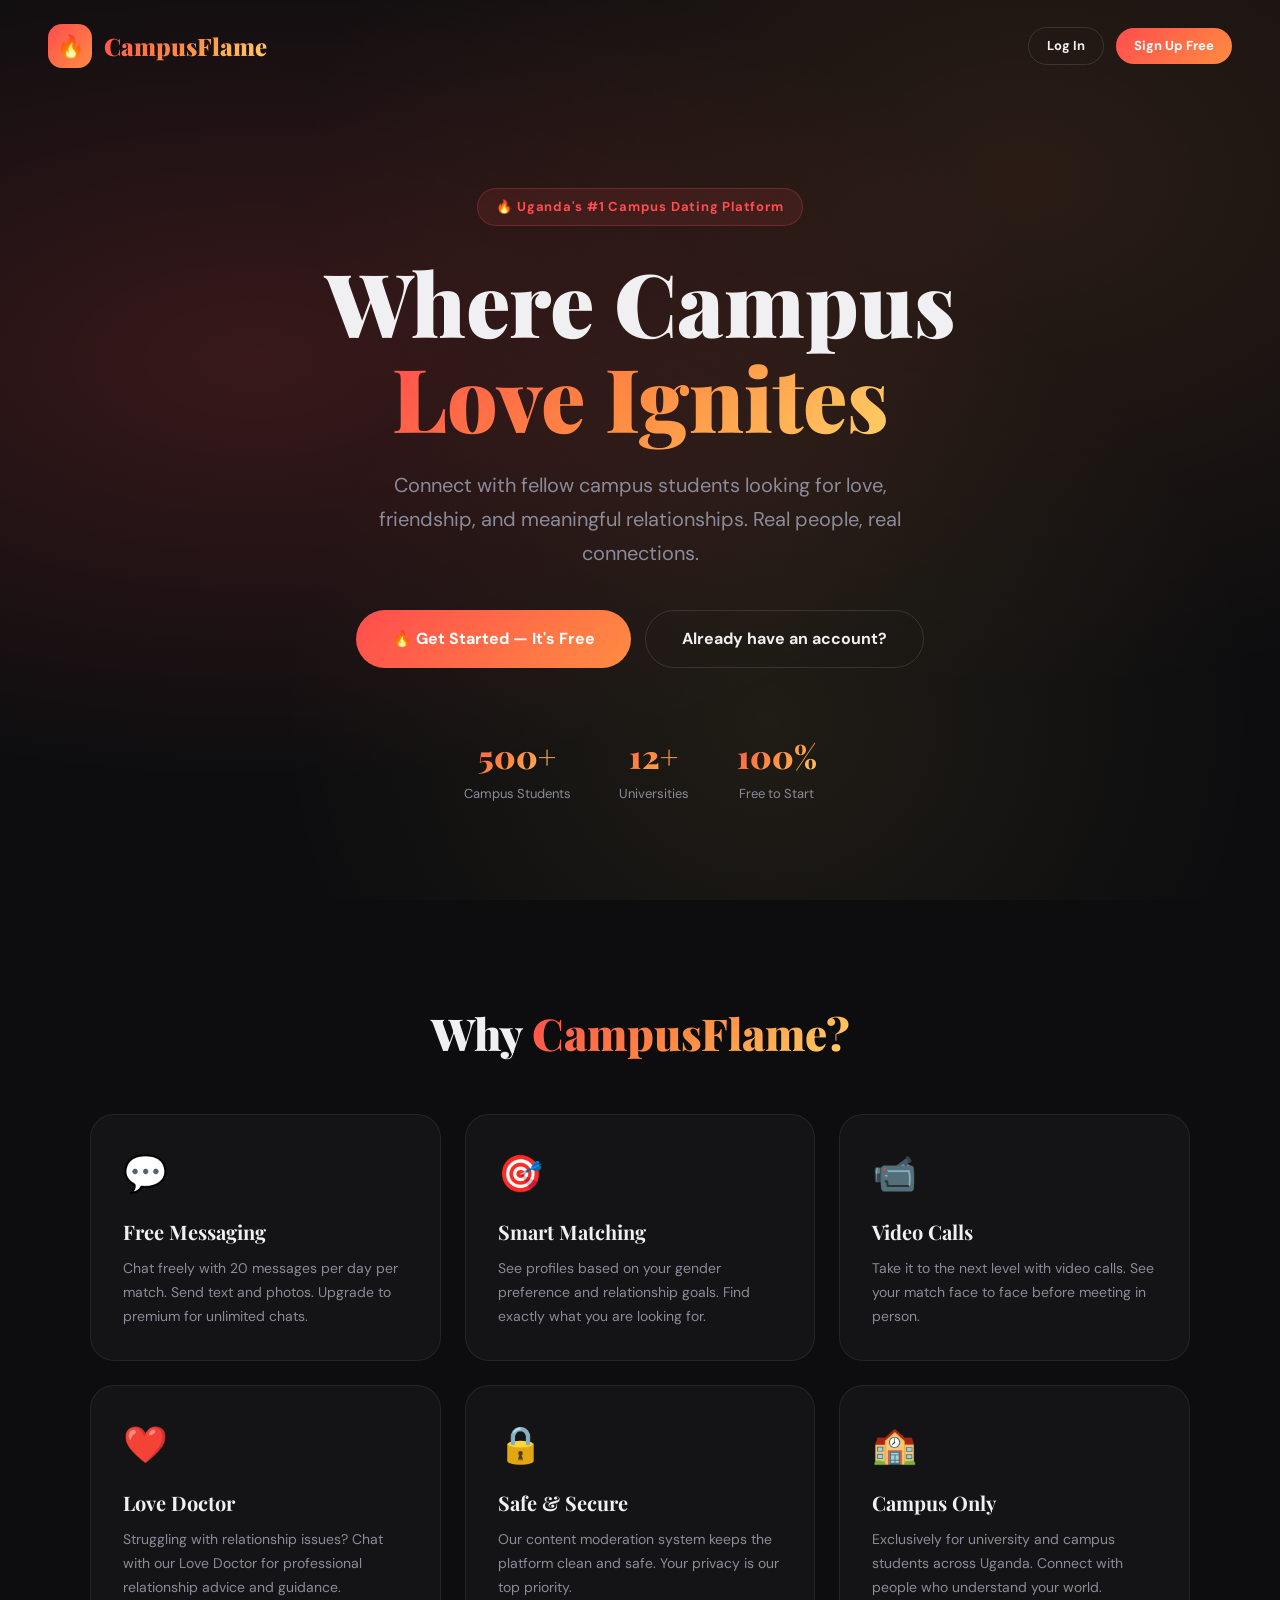
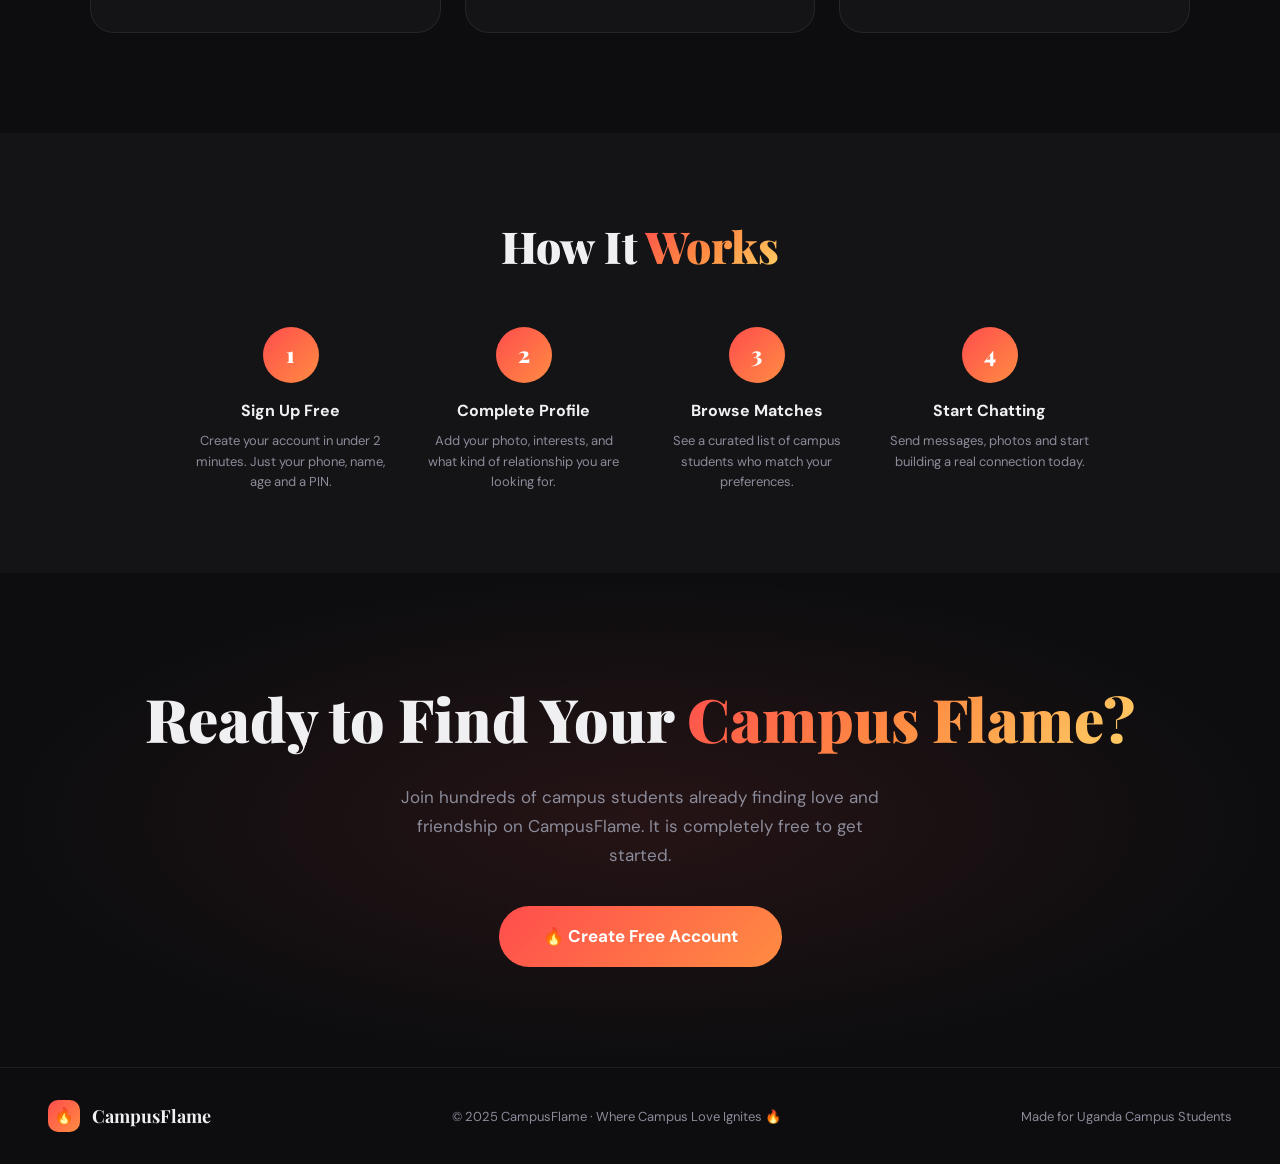
<file: campusflame-user/index.html>
<!DOCTYPE html>
<html lang="en">
<head>
<meta charset="UTF-8">
<meta name="viewport" content="width=device-width, initial-scale=1.0">
<title>CampusFlame 🔥 — Where Campus Love Ignites</title>
<link rel="stylesheet" href="css/shared.css">
<style>
body { overflow-x: hidden; }

/* ── HERO ── */
.hero {
  min-height: 100vh;
  display: flex; flex-direction: column;
  position: relative; overflow: hidden;
  background: var(--dark);
}

/* Animated gradient background */
.hero-bg {
  position: absolute; inset: 0; z-index: 0;
  background:
    radial-gradient(ellipse at 20% 40%, rgba(255,77,77,0.18) 0%, transparent 55%),
    radial-gradient(ellipse at 80% 20%, rgba(255,140,66,0.12) 0%, transparent 50%),
    radial-gradient(ellipse at 60% 80%, rgba(255,209,102,0.08) 0%, transparent 45%);
}

/* Floating particles */
.particle { position: absolute; border-radius: 50%; animation: floatParticle linear infinite; opacity: 0; }
@keyframes floatParticle {
  0% { transform: translateY(100vh) scale(0); opacity: 0; }
  10% { opacity: 0.6; }
  90% { opacity: 0.3; }
  100% { transform: translateY(-20vh) scale(1.2); opacity: 0; }
}

/* NAV */
.nav {
  position: relative; z-index: 10;
  display: flex; align-items: center; justify-content: space-between;
  padding: 24px 48px;
}
.nav-logo { display: flex; align-items: center; gap: 12px; }
.nav-logo-icon { width: 44px; height: 44px; border-radius: 14px; background: linear-gradient(135deg, var(--flame), var(--flame2)); display: flex; align-items: center; justify-content: center; font-size: 22px; }
.nav-logo-text { font-family: 'Playfair Display', serif; font-size: 24px; font-weight: 900; }
.nav-actions { display: flex; align-items: center; gap: 12px; }

/* HERO CONTENT */
.hero-content {
  position: relative; z-index: 5;
  flex: 1; display: flex; flex-direction: column;
  align-items: center; justify-content: center;
  text-align: center; padding: 60px 24px;
}

.hero-label {
  display: inline-flex; align-items: center; gap: 8px;
  background: rgba(255,77,77,0.1); border: 1px solid rgba(255,77,77,0.25);
  color: var(--flame); padding: 8px 18px; border-radius: 50px;
  font-size: 13px; font-weight: 700; letter-spacing: 0.06em;
  margin-bottom: 28px; animation: fadeUp 0.6s ease both;
}

.hero-title {
  font-family: 'Playfair Display', serif;
  font-size: clamp(44px, 7vw, 88px);
  font-weight: 900; line-height: 1.08;
  margin-bottom: 24px;
  animation: fadeUp 0.6s 0.1s ease both;
}

.hero-sub {
  font-size: clamp(16px, 2vw, 20px); color: var(--text-dim);
  max-width: 540px; line-height: 1.7; margin-bottom: 40px;
  animation: fadeUp 0.6s 0.2s ease both;
}

.hero-btns {
  display: flex; gap: 14px; flex-wrap: wrap; justify-content: center;
  animation: fadeUp 0.6s 0.3s ease both;
}
.hero-btns .btn { font-size: 16px; padding: 16px 36px; }

.hero-stats {
  display: flex; gap: 48px; margin-top: 64px;
  animation: fadeUp 0.6s 0.4s ease both;
}
.stat-item { text-align: center; }
.stat-val { font-family: 'Playfair Display', serif; font-size: 32px; font-weight: 900; }
.stat-lbl { font-size: 13px; color: var(--text-dim); margin-top: 4px; }

/* FEATURES */
.features { padding: 100px 48px; }
.features-grid { display: grid; grid-template-columns: repeat(auto-fill, minmax(280px, 1fr)); gap: 24px; max-width: 1100px; margin: 0 auto; }
.feature-card {
  background: var(--dark2); border: 1px solid var(--border);
  border-radius: 24px; padding: 32px;
  transition: var(--tr);
}
.feature-card:hover { border-color: rgba(255,77,77,0.3); transform: translateY(-6px); box-shadow: var(--glow); }
.feature-icon { font-size: 36px; margin-bottom: 16px; }
.feature-title { font-family: 'Playfair Display', serif; font-size: 20px; font-weight: 700; margin-bottom: 10px; }
.feature-text { color: var(--text-dim); font-size: 14px; line-height: 1.7; }

/* HOW IT WORKS */
.how { padding: 80px 48px; background: var(--dark2); }
.steps { display: flex; gap: 32px; max-width: 900px; margin: 0 auto; flex-wrap: wrap; justify-content: center; }
.step { text-align: center; flex: 1; min-width: 180px; }
.step-num { width: 56px; height: 56px; border-radius: 50%; background: linear-gradient(135deg, var(--flame), var(--flame2)); display: flex; align-items: center; justify-content: center; font-family: 'Playfair Display', serif; font-size: 22px; font-weight: 900; color: #fff; margin: 0 auto 16px; }
.step-title { font-weight: 700; font-size: 16px; margin-bottom: 8px; }
.step-text { color: var(--text-dim); font-size: 13px; line-height: 1.6; }

/* CTA SECTION */
.cta-section { padding: 100px 48px; text-align: center; position: relative; overflow: hidden; }
.cta-section::before { content: ''; position: absolute; inset: 0; background: radial-gradient(ellipse at center, rgba(255,77,77,0.1) 0%, transparent 70%); }
.cta-title { font-family: 'Playfair Display', serif; font-size: clamp(36px, 5vw, 60px); font-weight: 900; margin-bottom: 20px; position: relative; }
.cta-text { color: var(--text-dim); font-size: 17px; margin-bottom: 36px; max-width: 480px; margin-left: auto; margin-right: auto; line-height: 1.7; position: relative; }
.cta-btns { display: flex; gap: 14px; justify-content: center; flex-wrap: wrap; position: relative; }

/* FOOTER */
.footer { padding: 32px 48px; border-top: 1px solid var(--border); display: flex; align-items: center; justify-content: space-between; flex-wrap: wrap; gap: 16px; }
.footer-text { color: var(--text-dim); font-size: 13px; }

/* RESPONSIVE */
@media (max-width: 768px) {
  .nav { padding: 16px 20px; }
  .features { padding: 60px 20px; }
  .how { padding: 60px 20px; }
  .cta-section { padding: 60px 20px; }
  .hero-stats { gap: 28px; }
  .footer { padding: 24px 20px; flex-direction: column; text-align: center; }
}
</style>
</head>
<body>

<!-- Particles -->
<div class="hero-bg"></div>
<div id="particles"></div>

<div class="hero">
  <div class="hero-bg"></div>

  <!-- NAV -->
  <nav class="nav">
    <div class="nav-logo">
      <div class="nav-logo-icon">🔥</div>
      <span class="nav-logo-text grad-text">CampusFlame</span>
    </div>
    <div class="nav-actions">
      <a href="pages/login.html" class="btn btn-outline btn-sm">Log In</a>
      <a href="pages/signup.html" class="btn btn-flame btn-sm">Sign Up Free</a>
    </div>
  </nav>

  <!-- HERO CONTENT -->
  <div class="hero-content">
    <div class="hero-label">🔥 Uganda's #1 Campus Dating Platform</div>
    <h1 class="hero-title">
      Where Campus<br>
      <span class="grad-text">Love Ignites</span>
    </h1>
    <p class="hero-sub">Connect with fellow campus students looking for love, friendship, and meaningful relationships. Real people, real connections.</p>
    <div class="hero-btns">
      <a href="pages/signup.html" class="btn btn-flame">🔥 Get Started — It's Free</a>
      <a href="pages/login.html" class="btn btn-outline">Already have an account?</a>
    </div>
    <div class="hero-stats">
      <div class="stat-item"><div class="stat-val grad-text">500+</div><div class="stat-lbl">Campus Students</div></div>
      <div class="stat-item"><div class="stat-val grad-text">12+</div><div class="stat-lbl">Universities</div></div>
      <div class="stat-item"><div class="stat-val grad-text">100%</div><div class="stat-lbl">Free to Start</div></div>
    </div>
  </div>
</div>

<!-- FEATURES -->
<section class="features">
  <h2 style="text-align:center;font-family:'Playfair Display',serif;font-size:clamp(28px,4vw,44px);font-weight:900;margin-bottom:48px">Why <span class="grad-text">CampusFlame?</span></h2>
  <div class="features-grid">
    <div class="feature-card">
      <div class="feature-icon">💬</div>
      <div class="feature-title">Free Messaging</div>
      <div class="feature-text">Chat freely with 20 messages per day per match. Send text and photos. Upgrade to premium for unlimited chats.</div>
    </div>
    <div class="feature-card">
      <div class="feature-icon">🎯</div>
      <div class="feature-title">Smart Matching</div>
      <div class="feature-text">See profiles based on your gender preference and relationship goals. Find exactly what you are looking for.</div>
    </div>
    <div class="feature-card">
      <div class="feature-icon">📹</div>
      <div class="feature-title">Video Calls</div>
      <div class="feature-text">Take it to the next level with video calls. See your match face to face before meeting in person.</div>
    </div>
    <div class="feature-card">
      <div class="feature-icon">❤️</div>
      <div class="feature-title">Love Doctor</div>
      <div class="feature-text">Struggling with relationship issues? Chat with our Love Doctor for professional relationship advice and guidance.</div>
    </div>
    <div class="feature-card">
      <div class="feature-icon">🔒</div>
      <div class="feature-title">Safe & Secure</div>
      <div class="feature-text">Our content moderation system keeps the platform clean and safe. Your privacy is our top priority.</div>
    </div>
    <div class="feature-card">
      <div class="feature-icon">🏫</div>
      <div class="feature-title">Campus Only</div>
      <div class="feature-text">Exclusively for university and campus students across Uganda. Connect with people who understand your world.</div>
    </div>
  </div>
</section>

<!-- HOW IT WORKS -->
<section class="how">
  <h2 style="text-align:center;font-family:'Playfair Display',serif;font-size:clamp(28px,4vw,44px);font-weight:900;margin-bottom:48px">How It <span class="grad-text">Works</span></h2>
  <div class="steps">
    <div class="step"><div class="step-num">1</div><div class="step-title">Sign Up Free</div><div class="step-text">Create your account in under 2 minutes. Just your phone, name, age and a PIN.</div></div>
    <div class="step"><div class="step-num">2</div><div class="step-num" style="display:none"></div><div class="step-title">Complete Profile</div><div class="step-text">Add your photo, interests, and what kind of relationship you are looking for.</div></div>
    <div class="step"><div class="step-num">3</div><div class="step-title">Browse Matches</div><div class="step-text">See a curated list of campus students who match your preferences.</div></div>
    <div class="step"><div class="step-num">4</div><div class="step-title">Start Chatting</div><div class="step-text">Send messages, photos and start building a real connection today.</div></div>
  </div>
</section>

<!-- CTA -->
<section class="cta-section">
  <h2 class="cta-title">Ready to Find Your <span class="grad-text">Campus Flame?</span></h2>
  <p class="cta-text">Join hundreds of campus students already finding love and friendship on CampusFlame. It is completely free to get started.</p>
  <div class="cta-btns">
    <a href="pages/signup.html" class="btn btn-flame" style="font-size:17px;padding:18px 44px">🔥 Create Free Account</a>
  </div>
</section>

<!-- FOOTER -->
<footer class="footer">
  <div class="nav-logo">
    <div class="nav-logo-icon" style="width:32px;height:32px;font-size:16px;border-radius:10px">🔥</div>
    <span style="font-family:'Playfair Display',serif;font-size:18px;font-weight:700">CampusFlame</span>
  </div>
  <div class="footer-text">© 2025 CampusFlame · Where Campus Love Ignites 🔥</div>
  <div class="footer-text">Made for Uganda Campus Students</div>
</footer>

<script>
// Create floating particles
const container = document.getElementById('particles');
const colors = ['#FF4D4D', '#FF8C42', '#FFD166', '#ff6b6b'];
for (let i = 0; i < 20; i++) {
  const p = document.createElement('div');
  p.className = 'particle';
  const size = Math.random() * 6 + 2;
  p.style.cssText = `
    width: ${size}px; height: ${size}px;
    left: ${Math.random() * 100}%;
    background: ${colors[Math.floor(Math.random() * colors.length)]};
    animation-duration: ${Math.random() * 15 + 10}s;
    animation-delay: ${Math.random() * 10}s;
    position: fixed; z-index: 1; pointer-events: none;
  `;
  document.body.appendChild(p);
}
</script>
</body>
</html>
</file>
<file: campusflame-user/css/shared.css>
@import url('https://fonts.googleapis.com/css2?family=Playfair+Display:wght@400;700;900&family=DM+Sans:wght@400;500;600;700&display=swap');

:root {
  --dark: #0d0d0f;
  --dark2: #141416;
  --surface: #1c1c1f;
  --border: rgba(255,255,255,0.07);
  --border2: rgba(255,255,255,0.12);
  --text: #f0f0f2;
  --text-dim: #8b8b9a;
  --flame: #FF4D4D;
  --flame2: #FF8C42;
  --flame3: #FFD166;
  --shadow: 0 24px 60px rgba(0,0,0,0.5);
  --glow: 0 0 40px rgba(255,77,77,0.2);
  --tr: all 0.2s ease;
}

*, *::before, *::after { box-sizing: border-box; margin: 0; padding: 0; }
html { scroll-behavior: smooth; }
body { font-family: 'DM Sans', sans-serif; background: var(--dark); color: var(--text); line-height: 1.5; -webkit-font-smoothing: antialiased; }
a { text-decoration: none; color: inherit; }
button { font-family: inherit; }
input, select, textarea { font-family: inherit; }

/* GRAD TEXT */
.grad-text { background: linear-gradient(135deg, var(--flame), var(--flame2), var(--flame3)); -webkit-background-clip: text; -webkit-text-fill-color: transparent; background-clip: text; }

/* BUTTONS */
.btn { display: inline-flex; align-items: center; justify-content: center; gap: 8px; padding: 12px 24px; border-radius: 50px; font-size: 14px; font-weight: 700; border: none; cursor: pointer; transition: var(--tr); text-decoration: none; }
.btn-flame { background: linear-gradient(135deg, var(--flame), var(--flame2)); color: #fff; }
.btn-flame:hover { box-shadow: 0 8px 28px rgba(255,77,77,0.4); transform: translateY(-2px); }
.btn-outline { background: transparent; border: 1.5px solid var(--border2); color: var(--text); }
.btn-outline:hover { border-color: var(--flame); color: var(--flame); }
.btn-sm { padding: 8px 18px; font-size: 13px; }
.btn-ghost { background: var(--surface); color: var(--text); }
.btn-ghost:hover { background: var(--border2); }

/* FORMS */
.form-group { margin-bottom: 18px; }
.form-label { display: block; font-size: 13px; font-weight: 600; color: var(--text-dim); margin-bottom: 8px; letter-spacing: 0.02em; }
.form-input { width: 100%; padding: 13px 16px; background: var(--surface); border: 1.5px solid var(--border); border-radius: 14px; color: var(--text); font-size: 14px; outline: none; transition: var(--tr); }
.form-input:focus { border-color: var(--flame); box-shadow: 0 0 0 3px rgba(255,77,77,0.1); }
.form-input::placeholder { color: var(--text-dim); }
select.form-input { cursor: pointer; }
textarea.form-input { resize: vertical; }

/* INPUT WITH PREFIX */
.input-prefix { display: flex; align-items: center; background: var(--surface); border: 1.5px solid var(--border); border-radius: 14px; overflow: hidden; transition: var(--tr); }
.input-prefix:focus-within { border-color: var(--flame); box-shadow: 0 0 0 3px rgba(255,77,77,0.1); }
.prefix-label { padding: 13px 14px; color: var(--text-dim); font-size: 14px; font-weight: 600; background: rgba(255,255,255,0.03); border-right: 1px solid var(--border); flex-shrink: 0; }
.input-prefix input { flex: 1; padding: 13px 14px; background: transparent; border: none; color: var(--text); font-size: 14px; outline: none; }

/* ERROR */
.error-msg { background: rgba(255,77,77,0.08); border: 1px solid rgba(255,77,77,0.2); border-radius: 10px; padding: 10px 14px; font-size: 13px; color: #ff8888; margin-bottom: 16px; display: none; }
.error-msg.show { display: block; }

/* TOAST */
.toast { position: fixed; bottom: 24px; left: 50%; transform: translateX(-50%) translateY(100px); background: var(--dark2); border: 1px solid var(--border2); color: var(--text); padding: 14px 24px; border-radius: 50px; font-size: 14px; font-weight: 600; z-index: 9999; transition: all 0.3s ease; box-shadow: var(--shadow); opacity: 0; white-space: nowrap; }
.toast.show { transform: translateX(-50%) translateY(0); opacity: 1; }
.toast.success { border-color: rgba(74,222,128,0.3); color: #4ade80; }
.toast.error { border-color: rgba(255,77,77,0.3); color: #ff6b6b; }

/* SPINNER */
.spinner { width: 16px; height: 16px; border: 2px solid rgba(255,255,255,0.3); border-top-color: #fff; border-radius: 50%; animation: spin 0.7s linear infinite; display: inline-block; vertical-align: middle; margin-right: 6px; }
@keyframes spin { to { transform: rotate(360deg); } }

/* ANIMATIONS */
@keyframes fadeUp { from { opacity: 0; transform: translateY(20px); } to { opacity: 1; transform: translateY(0); } }

/* APP SHELL */
.app-shell { display: flex; height: 100vh; overflow: hidden; background: var(--dark); }

/* SIDEBAR */
.sidebar { width: 230px; background: var(--dark2); border-right: 1px solid var(--border); display: flex; flex-direction: column; padding: 20px 0; flex-shrink: 0; }
.sidebar-logo { display: flex; align-items: center; gap: 12px; padding: 0 20px 20px; border-bottom: 1px solid var(--border); margin-bottom: 12px; }
.sidebar-logo-icon { width: 38px; height: 38px; border-radius: 12px; background: linear-gradient(135deg, var(--flame), var(--flame2)); display: flex; align-items: center; justify-content: center; font-size: 18px; }
.sidebar-logo-text { font-family: 'Playfair Display', serif; font-size: 18px; font-weight: 900; }
.nav-item { display: flex; align-items: center; gap: 12px; padding: 12px 20px; cursor: pointer; color: var(--text-dim); transition: var(--tr); font-size: 14px; font-weight: 500; border: none; background: none; width: 100%; text-align: left; position: relative; }
.nav-item:hover { color: var(--text); background: rgba(255,255,255,0.04); }
.nav-item.active { color: var(--flame); background: rgba(255,77,77,0.08); }
.nav-item.active::before { content: ''; position: absolute; left: 0; top: 6px; bottom: 6px; width: 3px; background: var(--flame); border-radius: 0 3px 3px 0; }
.nav-item.danger:hover { color: #ff6b6b; background: rgba(255,77,77,0.06); }
.nav-icon { font-size: 18px; }
.sidebar-bottom { margin-top: auto; padding-top: 12px; border-top: 1px solid var(--border); }

/* MAIN CONTENT */
.main-content { flex: 1; display: flex; flex-direction: column; overflow: hidden; }
.topbar { display: flex; align-items: center; justify-content: space-between; padding: 14px 24px; background: var(--dark2); border-bottom: 1px solid var(--border); position: sticky; top: 0; z-index: 50; flex-shrink: 0; }
.topbar-title { font-family: 'Playfair Display', serif; font-size: 20px; font-weight: 700; }
.menu-btn { display: none; background: none; border: none; color: var(--text); font-size: 22px; cursor: pointer; padding: 4px; }

/* BADGES */
.badge { display: inline-flex; align-items: center; gap: 4px; padding: 3px 10px; border-radius: 20px; font-size: 11px; font-weight: 700; }
.badge-green { background: rgba(74,222,128,0.12); color: #4ade80; border: 1px solid rgba(74,222,128,0.2); }
.badge-flame { background: rgba(255,77,77,0.12); color: #ff6b6b; border: 1px solid rgba(255,77,77,0.2); }
.premium-badge { background: linear-gradient(135deg, rgba(255,140,66,0.2), rgba(255,209,102,0.15)); color: var(--flame3); border: 1px solid rgba(255,209,102,0.3); padding: 3px 10px; border-radius: 20px; font-size: 11px; font-weight: 700; }

/* SECTION TITLE */
.section-title { font-family: 'Playfair Display', serif; font-size: 20px; font-weight: 700; margin-bottom: 16px; }

/* EMPTY STATE */
.empty-state { text-align: center; padding: 60px 20px; color: var(--text-dim); }
.empty-icon { font-size: 48px; margin-bottom: 16px; }
.empty-title { font-family: 'Playfair Display', serif; font-size: 20px; font-weight: 700; margin-bottom: 8px; color: var(--text); }

/* BUBBLES */
.bubble { max-width: 72%; min-width: 48px; padding: 12px 16px; border-radius: 18px; font-size: 14px; line-height: 1.6; word-break: break-word; white-space: pre-wrap; }
.bubble.mine { background: linear-gradient(135deg, var(--flame), var(--flame2)); color: #fff; border-bottom-right-radius: 4px; }
.bubble.theirs { background: var(--surface); color: var(--text); border-bottom-left-radius: 4px; border: 1px solid var(--border); }

/* MODAL */
.modal-overlay { display: none; position: fixed; inset: 0; background: rgba(0,0,0,0.7); z-index: 1000; align-items: center; justify-content: center; padding: 20px; backdrop-filter: blur(4px); }
.modal-overlay.open { display: flex; }
.modal-box { background: var(--dark2); border: 1px solid var(--border2); border-radius: 24px; padding: 28px; max-width: 480px; width: 100%; box-shadow: var(--shadow); animation: fadeUp 0.3s ease; }

/* SIDEBAR OVERLAY */
.sidebar-overlay { display: none; position: fixed; inset: 0; background: rgba(0,0,0,0.6); z-index: 99; }
.sidebar-overlay.show { display: block; }

@media (max-width: 768px) {
  .sidebar { position: fixed; left: -250px; top: 0; height: 100vh; width: 250px; z-index: 100; transition: left 0.3s; }
  .sidebar.open { left: 0; }
  .menu-btn { display: flex; }
  .app-shell { height: auto; min-height: 100vh; }
  .main-content { height: 100vh; }
}
.content-area { flex: 1; overflow-y: auto; padding: 28px; }
.user-chip { display: flex; align-items: center; gap: 8px; }
.avatar { border-radius: 50%; overflow: hidden; display: flex; align-items: center; justify-content: center; }
</file>
